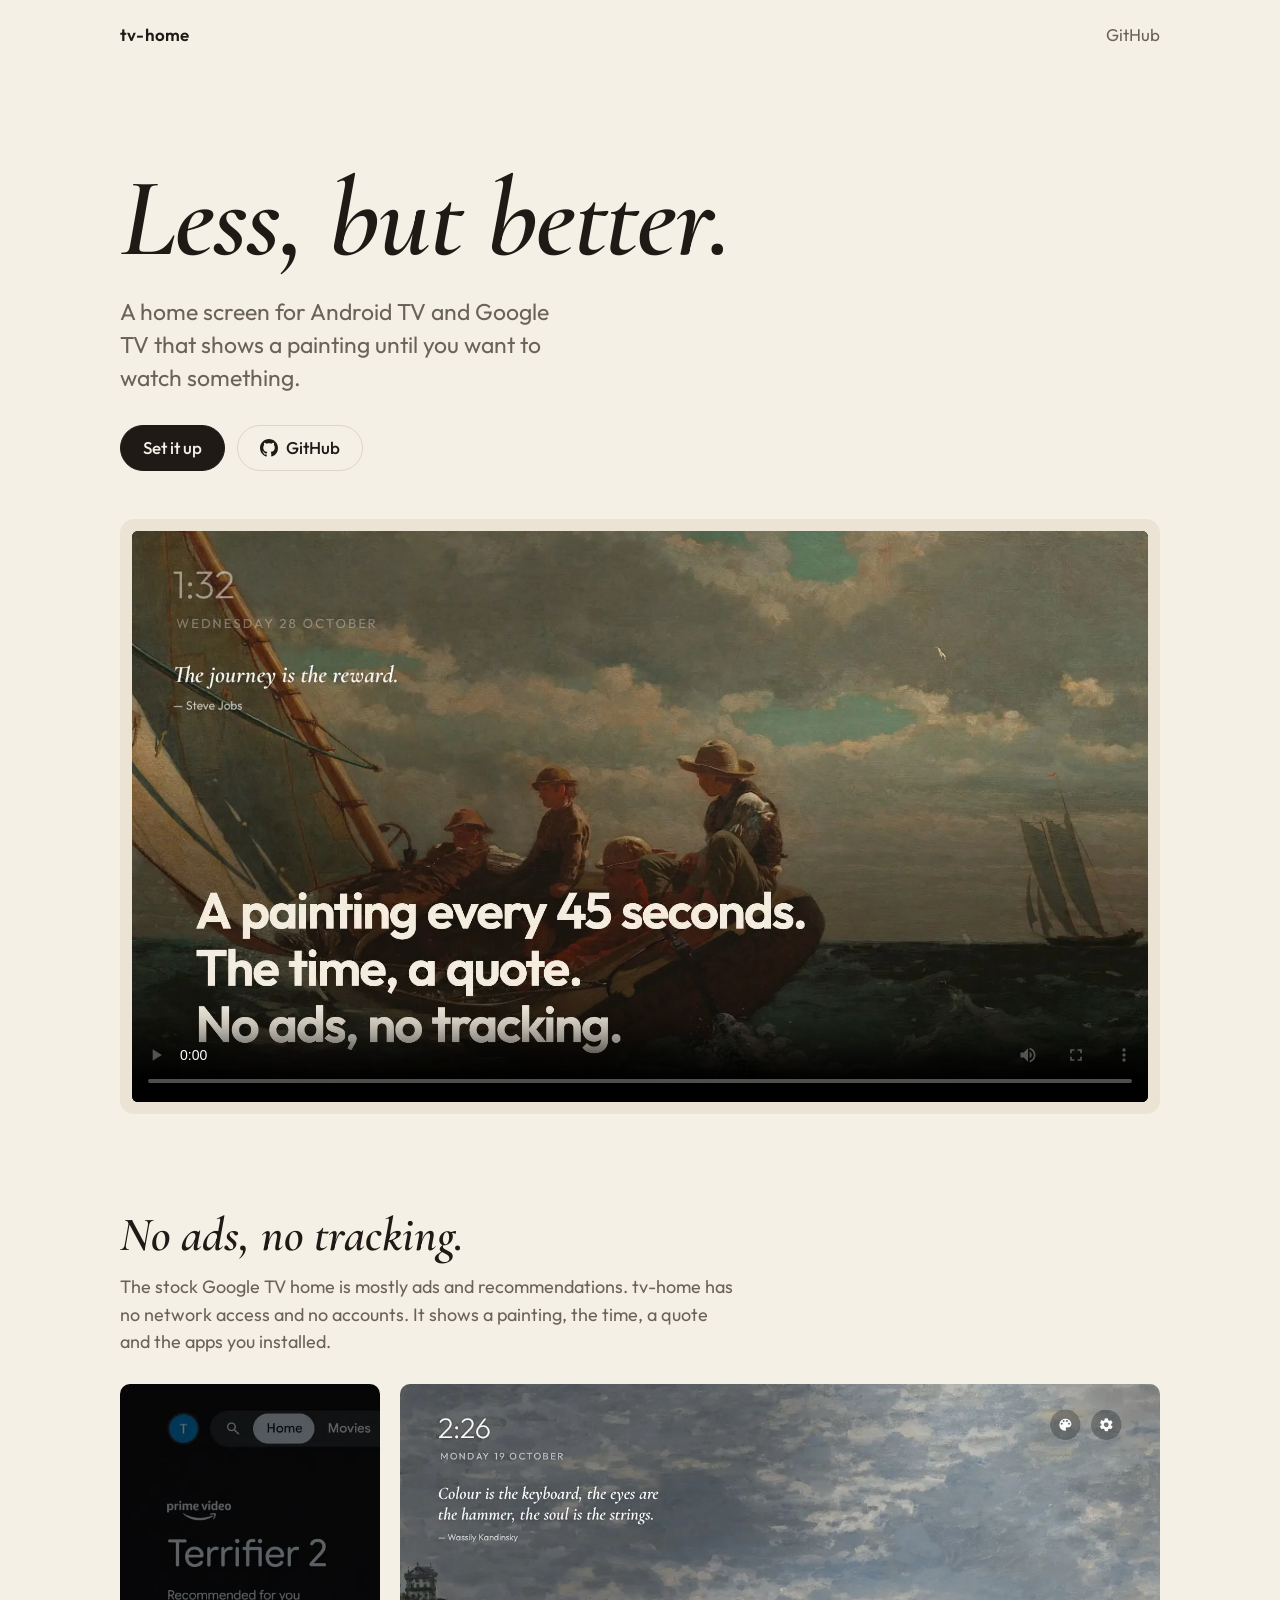
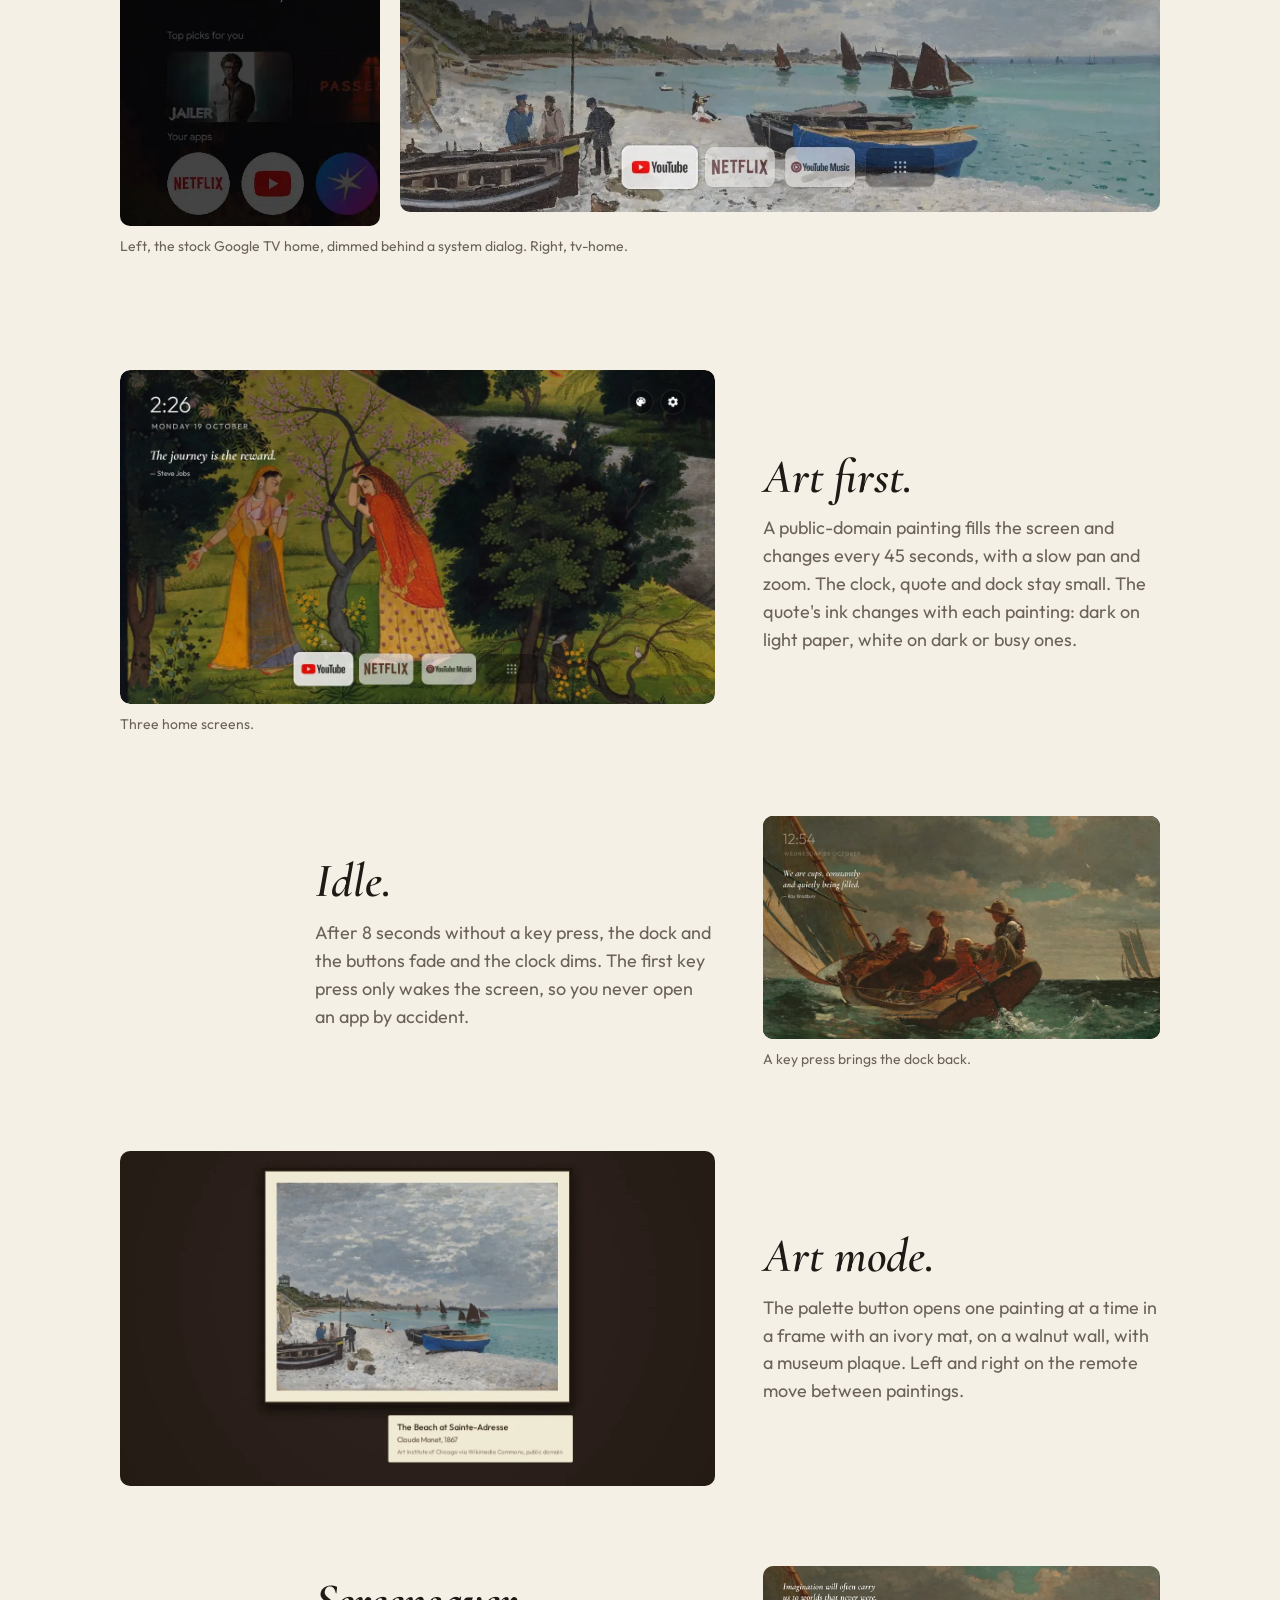
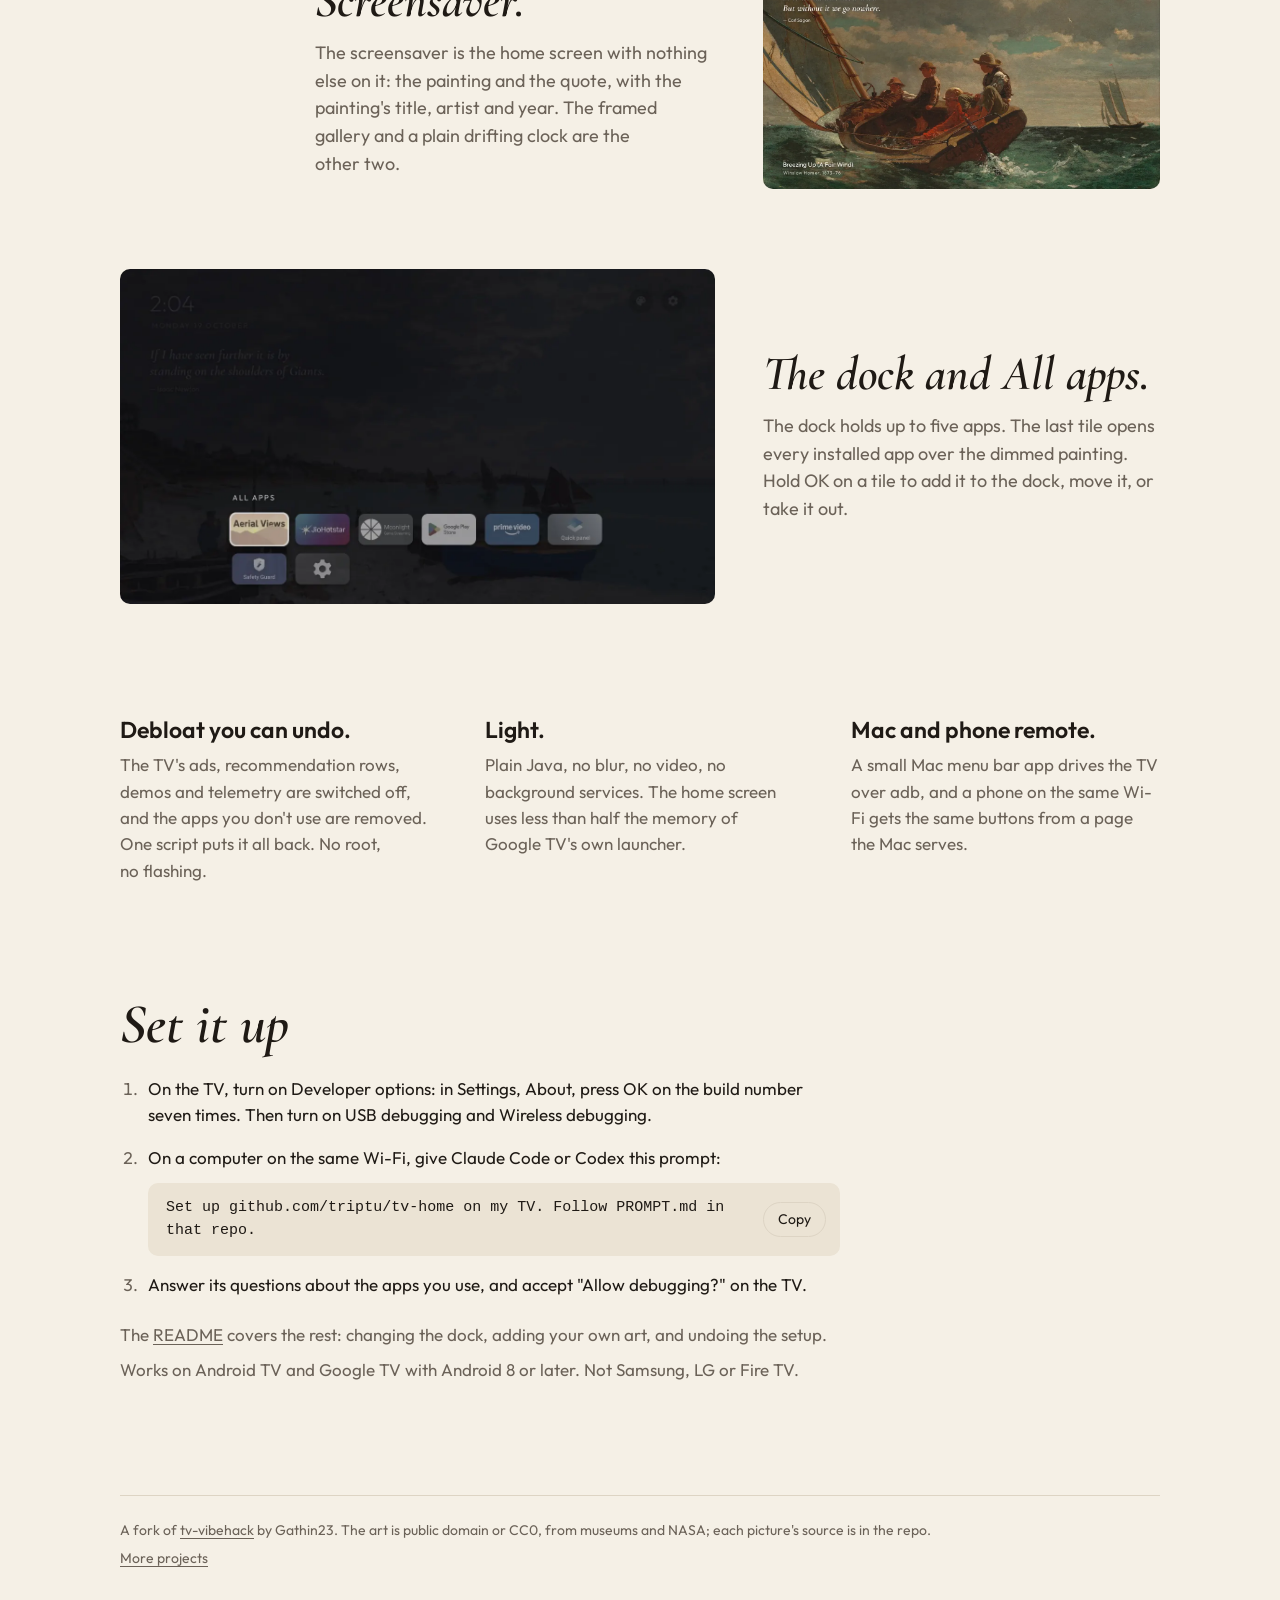
<file: site/index.html>
<!doctype html>
<html lang="en">
<head>
<meta charset="utf-8">
<meta name="viewport" content="width=device-width, initial-scale=1">
<title>tv-home. Less, but better.</title>
<meta name="description" content="An open-source home screen for Android TV and Google TV. It shows a painting, a clock and a quote until you want to watch something. No ads, no tracking.">
<meta name="color-scheme" content="light dark">
<meta name="theme-color" content="#f5f0e6" media="(prefers-color-scheme: light)">
<meta name="theme-color" content="#16120e" media="(prefers-color-scheme: dark)">
<meta property="og:title" content="tv-home. Less, but better.">
<meta property="og:description" content="A home screen for Android TV and Google TV that shows a painting until you want to watch something.">
<meta property="og:image" content="https://tv.tushar.ai/img/og.jpg">
<meta property="og:url" content="https://tv.tushar.ai/">
<meta name="twitter:card" content="summary_large_image">
<link rel="icon" href="favicon.svg" type="image/svg+xml">
<link rel="preload" href="fonts/cormorant-italic.woff2" as="font" type="font/woff2" crossorigin>
<link rel="preload" href="fonts/outfit.woff2" as="font" type="font/woff2" crossorigin>
<link rel="stylesheet" href="style.css">
</head>
<body>
<header class="bar">
  <a class="mark" href="/">tv-home</a>
  <a class="bar-link" href="https://github.com/triptu/tv-home">GitHub</a>
</header>

<main>
  <section class="hero">
    <h1>Less, but better.</h1>
    <p class="sub">A home screen for Android TV and Google TV that shows a painting until you want to watch something.</p>
    <div class="actions">
      <a class="button primary" href="#setup">Set it up</a>
      <a class="button" href="https://github.com/triptu/tv-home">
        <svg viewBox="0 0 16 16" aria-hidden="true"><path fill="currentColor" d="M8 0C3.58 0 0 3.58 0 8c0 3.54 2.29 6.53 5.47 7.59.4.07.55-.17.55-.38 0-.19-.01-.82-.01-1.49-2.01.37-2.53-.49-2.69-.94-.09-.23-.48-.94-.82-1.13-.28-.15-.68-.52-.01-.53.63-.01 1.08.58 1.23.82.72 1.21 1.87.87 2.33.66.07-.52.28-.87.51-1.07-1.78-.2-3.64-.89-3.64-3.95 0-.87.31-1.59.82-2.15-.08-.2-.36-1.02.08-2.12 0 0 .67-.21 2.2.82.64-.18 1.32-.27 2-.27.68 0 1.36.09 2 .27 1.53-1.04 2.2-.82 2.2-.82.44 1.1.16 1.92.08 2.12.51.56.82 1.27.82 2.15 0 3.07-1.87 3.75-3.65 3.95.29.25.54.73.54 1.48 0 1.07-.01 1.93-.01 2.2 0 .21.15.46.55.38A8.013 8.013 0 0016 8c0-4.42-3.58-8-8-8z"/></svg>
        GitHub
      </a>
    </div>
  </section>

  <figure class="trailer" id="trailer">
    <div class="frame">
      <video controls playsinline preload="metadata" poster="img/trailer-poster.webp">
        <source src="trailer.mp4" type="video/mp4">
      </video>
    </div>
  </figure>

  <section class="why">
    <div class="why-text">
      <h2>No ads, no tracking.</h2>
      <p>The stock Google TV home is mostly ads and recommendations. tv-home has no network access and no accounts. It shows a painting, the time, a quote and the apps you installed.</p>
    </div>
    <figure class="pair">
      <div class="side">
        <img class="stock" src="img/stock-google-tv.webp" width="424" height="720" loading="lazy" alt="The stock Google TV home: a Prime Video ad for Terrifier 2, Top picks for you, and an app row, dimmed behind a system dialog">
        <img src="img/home-sainte-adresse.webp" width="1280" height="720" loading="lazy" alt="tv-home on Monet's The Beach at Sainte-Adresse: a small clock, a quote, and a dock of YouTube, Netflix and YouTube Music">
      </div>
      <figcaption>Left, the stock Google TV home, dimmed behind a system dialog. Right, tv-home.</figcaption>
    </figure>
  </section>

  <section class="rows" aria-label="What you get">
    <div class="row">
      <figure class="shot">
        <div class="stack" aria-label="Three home screens">
          <img src="img/home-radha.webp" width="1280" height="720" loading="lazy" alt="Home on a Pahari miniature of Radha, with white ink and a dock of YouTube, Netflix and YouTube Music">
          <img src="img/home-ninth-wave.webp" width="1280" height="720" loading="lazy" alt="Home on Aivazovsky's The Ninth Wave, with white ink">
          <img src="img/hero-less-but-better.webp" width="1280" height="720" loading="lazy" alt="Home on Shaikh Zain al-Din's Black-headed Oriole, with dark ink and the quote Less, but better">
        </div>
        <figcaption>Three home screens.</figcaption>
      </figure>
      <div class="text">
        <h2>Art first.</h2>
        <p>A public-domain painting fills the screen and changes every 45 seconds, with a slow pan and zoom. The clock, quote and dock stay small. The quote's ink changes with each painting: dark on light paper, white on dark or busy ones.</p>
      </div>
    </div>
    <div class="row">
      <figure class="shot">
        <video class="loop" muted loop playsinline autoplay preload="metadata" poster="img/wake-poster.webp" aria-label="Idle home on Winslow Homer's Breezing Up: a key press brings the dock and the buttons back, and they fade again" width="960" height="540">
          <source src="wake.mp4" type="video/mp4">
        </video>
        <figcaption>A key press brings the dock back.</figcaption>
      </figure>
      <div class="text">
        <h2>Idle.</h2>
        <p>After 8 seconds without a key press, the dock and the buttons fade and the clock dims. The first key press only wakes the screen, so you never open an app by accident.</p>
      </div>
    </div>
    <div class="row">
      <figure class="shot">
        <img src="img/art-mode-monet.webp" width="1280" height="720" loading="lazy" alt="Art mode: Monet's The Beach at Sainte-Adresse in a frame with an ivory mat on a walnut wall, with a plaque">
      </figure>
      <div class="text">
        <h2>Art mode.</h2>
        <p>The palette button opens one painting at a time in a frame with an ivory mat, on a walnut wall, with a museum plaque. Left and right on the remote move between paintings.</p>
      </div>
    </div>
    <div class="row">
      <figure class="shot">
        <img src="img/screensaver-breezing-up.webp" width="1280" height="720" loading="lazy" alt="Screensaver: Winslow Homer's Breezing Up, with a quote and the painting's title, artist and year">
      </figure>
      <div class="text">
        <h2>Screensaver.</h2>
        <p>The screensaver is the home screen with nothing else on it: the painting and the quote, with the painting's title, artist and year. The framed gallery and a plain drifting clock are the other two.</p>
      </div>
    </div>
    <div class="row">
      <figure class="shot">
        <img src="img/all-apps.webp" width="1280" height="720" loading="lazy" alt="All apps: a grid of installed apps over the dimmed painting">
      </figure>
      <div class="text">
        <h2>The dock and All apps.</h2>
        <p>The dock holds up to five apps. The last tile opens every installed app over the dimmed painting. Hold OK on a tile to add it to the dock, move it, or take it out.</p>
      </div>
    </div>
  </section>

  <section class="points">
    <div class="point">
      <h2>Debloat you can undo.</h2>
      <p>The TV's ads, recommendation rows, demos and telemetry are switched off, and the apps you don't use are removed. One script puts it all back. No root, no flashing.</p>
    </div>
    <div class="point">
      <h2>Light.</h2>
      <p>Plain Java, no blur, no video, no background services. The home screen uses less than half the memory of Google TV's own launcher.</p>
    </div>
    <div class="point">
      <h2>Mac and phone remote.</h2>
      <p>A small Mac menu bar app drives the TV over adb, and a phone on the same Wi-Fi gets the same buttons from a page the Mac serves.</p>
    </div>
  </section>

  <section class="setup" id="setup">
    <h2>Set it up</h2>
    <ol>
      <li>On the TV, turn on Developer options: in Settings, About, press OK on the build number seven times. Then turn on USB debugging and Wireless debugging.</li>
      <li>On a computer on the same Wi-Fi, give Claude Code or Codex this prompt:
        <div class="prompt">
          <code id="prompt">Set up github.com/triptu/tv-home on my TV. Follow PROMPT.md in that repo.</code>
          <button type="button" class="copy" data-copy="prompt">Copy</button>
        </div>
      </li>
      <li>Answer its questions about the apps you use, and accept "Allow debugging?" on the TV.</li>
    </ol>
    <p class="more">The <a href="https://github.com/triptu/tv-home#readme">README</a> covers the rest: changing the dock, adding your own art, and undoing the setup.</p>
    <p class="works">Works on Android TV and Google TV with Android 8 or later. Not Samsung, LG or Fire TV.</p>
  </section>
</main>

<footer>
  <p>A fork of <a href="https://github.com/Gathin23/tv-vibehack">tv-vibehack</a> by Gathin23. The art is public domain or CC0, from museums and NASA; each picture's source is in the repo.</p>
  <p><a href="https://sites.tushar.ai/projects/">More projects</a></p>
</footer>

<script>
  if (matchMedia('(prefers-reduced-motion: reduce)').matches) {
    document.querySelectorAll('video.loop').forEach(video => { video.removeAttribute('autoplay'); video.pause() })
  }
  document.querySelectorAll('[data-copy]').forEach(button => {
    button.addEventListener('click', async () => {
      await navigator.clipboard.writeText(document.getElementById(button.dataset.copy).textContent)
      button.textContent = 'Copied'
      setTimeout(() => { button.textContent = 'Copy' }, 1600)
    })
  })
</script>
</body>
</html>
</file>
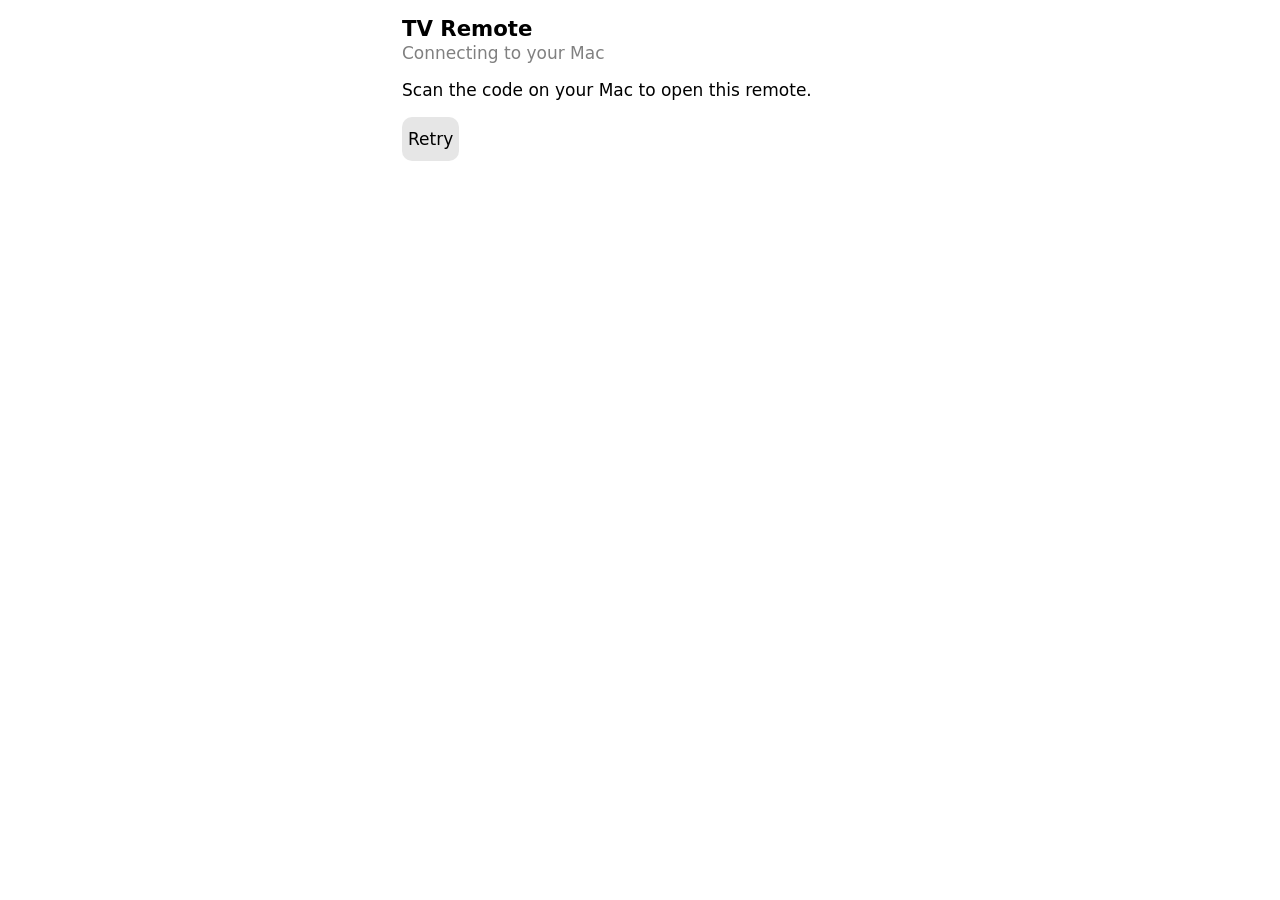
<file: remote/Sources/TVRemote/Resources/phone.html>
<!doctype html>
<html lang="en">
<head>
<meta charset="utf-8">
<meta name="viewport" content="width=device-width, initial-scale=1, viewport-fit=cover">
<meta name="referrer" content="no-referrer">
<meta name="color-scheme" content="light dark">
<title>TV Remote</title>
<style>
  :root { font: 17px -apple-system, system-ui, sans-serif; --gap: 8px; }
  body { margin: 0 auto; max-width: 28rem; padding: 16px 16px calc(16px + env(safe-area-inset-bottom)); }
  h1 { font-size: 1.25rem; margin: 0; }
  #status { color: GrayText; margin: 2px 0 12px; }
  #result { min-height: 1.4em; margin: 12px 0; color: GrayText; }
  #result.bad { color: #d33; }
  section { display: grid; grid-template-columns: repeat(3, 1fr); gap: var(--gap); margin-bottom: 12px; }
  section.apps { grid-template-columns: repeat(2, 1fr); }
  section.stream, section.url { grid-template-columns: 1fr; }
  section.pad > :nth-child(1), section.pad > :nth-child(5) { grid-column: 2; }
  section.pad > :nth-child(2) { grid-column: 1; }
  button, input { min-height: 44px; font: inherit; border-radius: 10px; }
  button { border: 0; background: color-mix(in srgb, CanvasText 10%, Canvas); color: CanvasText; }
  button:disabled { opacity: 0.35; }
  section.stream button { background: AccentColor; color: AccentColorText; }
  input { border: 1px solid color-mix(in srgb, CanvasText 25%, Canvas); padding: 0 12px; background: Canvas; color: CanvasText; }
  #offline { display: none; }
  body.offline main { display: none; }
  body.offline #offline { display: block; }
</style>
</head>
<body>
<h1 id="device">TV Remote</h1>
<div id="status">Connecting to your Mac</div>
<main>
  <div id="groups"></div>
  <div id="result" role="status"></div>
</main>
<div id="offline">
  <p id="offline-text">Open TV Remote on your Mac.</p>
  <button id="retry">Retry</button>
</div>
<script>
if (location.hash.length > 1) sessionStorage.setItem("token", location.hash.slice(1));
const token = sessionStorage.getItem("token") ?? "";
history.replaceState(null, "", "/");
const $ = (id) => document.getElementById(id);

function offline(text) {
  $("offline-text").textContent = text;
  document.body.classList.add("offline");
}

async function api(method, path, body) {
  let response;
  try {
    response = await fetch(path, {
      method,
      headers: { Authorization: "Bearer " + token, "Content-Type": "application/json" },
      body: body && JSON.stringify(body),
    });
  } catch {
    return offline("Open TV Remote on your Mac.");
  }
  if (response.status === 401) return offline("This link has expired. Scan the code on your Mac again.");
  if (!response.ok) return offline("The Mac refused the request (" + response.status + ").");
  document.body.classList.remove("offline");
  render(await response.json());
}

function render(state) {
  $("device").textContent = state.device;
  $("status").textContent = state.status;
  if (state.receipt) {
    $("result").textContent = state.receipt.message;
    $("result").className = ["failed", "unknown"].includes(state.receipt.kind) ? "bad" : "";
  }
  const typed = $("url")?.value ?? "";
  const groups = $("groups");
  groups.replaceChildren();
  const sections = {};
  for (const command of state.commands) {
    if (!sections[command.group]) {
      sections[command.group] = document.createElement("section");
      sections[command.group].className = command.group;
      groups.append(sections[command.group]);
    }
    const section = sections[command.group];
    if (command.group === "url") {
      const field = document.createElement("input");
      field.type = "url";
      field.placeholder = "Paste a web link";
      field.id = "url";
      field.value = typed;
      section.append(field);
    }
    const button = document.createElement("button");
    button.textContent = command.group === "url" ? "Send to TV" : command.label;
    button.disabled = Boolean(command.reason);
    button.title = command.reason || command.label;
    button.onclick = () => {
      const body = { id: command.id };
      if (command.group === "url") body.url = $("url").value;
      api("POST", "/api/command", body);
    };
    section.append(button);
  }
}

$("retry").onclick = () => api("POST", "/api/refresh");
if (token) {
  api("GET", "/api/state").then(() => api("POST", "/api/refresh"));
} else {
  offline("Scan the code on your Mac to open this remote.");
}
</script>
</body>
</html>
</file>
<file: site/style.css>
/* tv-home's site: the launcher's own type (Outfit, and Cormorant italic for the quote) on its colours,
   the ivory mat and walnut wall of Art mode. */
@font-face {
  font-family: Outfit;
  src: url(fonts/outfit.woff2) format('woff2');
  font-weight: 100 900;
  font-display: swap;
}
@font-face {
  font-family: Cormorant;
  src: url(fonts/cormorant-italic.woff2) format('woff2');
  font-weight: 300 700;
  font-style: italic;
  font-display: swap;
}

:root {
  --paper: #f5f0e6;
  --ink: #1f1a15;
  --muted: #6b6258;
  --line: #ddd4c4;
  --card: #ebe3d4;
  --button-ink: #f5f0e6;
  color-scheme: light dark;
}
@media (prefers-color-scheme: dark) {
  :root {
    --paper: #16120e;
    --ink: #efe7d8;
    --muted: #a59a8a;
    --line: #342b22;
    --card: #221b15;
    --button-ink: #16120e;
  }
}

* { box-sizing: border-box; }
html { -webkit-text-size-adjust: 100%; }
body {
  margin: 0;
  background: var(--paper);
  color: var(--ink);
  font: 400 17px/1.55 Outfit, system-ui, sans-serif;
  -webkit-font-smoothing: antialiased;
}
a { color: inherit; text-underline-offset: 3px; text-decoration-thickness: 1px; }

.bar, main, footer { width: min(1040px, 100% - 40px); margin-inline: auto; }

.bar { display: flex; justify-content: space-between; align-items: center; padding: 22px 0; }
.mark { font-weight: 600; letter-spacing: 0.01em; text-decoration: none; }
.bar-link { color: var(--muted); text-decoration: none; }
.bar-link:hover { color: var(--ink); }

.hero { padding: clamp(40px, 9vw, 96px) 0 clamp(28px, 5vw, 48px); max-width: 760px; }
h1 {
  font: italic 600 clamp(56px, 11vw, 112px)/0.95 Cormorant, Georgia, serif;
  letter-spacing: -0.01em;
  margin: 0 0 22px;
}
.sub { font-size: clamp(19px, 2.4vw, 23px); line-height: 1.45; color: var(--muted); margin: 0 0 30px; max-width: 34ch; text-wrap: pretty; }
.actions { display: flex; gap: 12px; flex-wrap: wrap; }
.button {
  display: inline-flex; align-items: center; gap: 8px;
  min-height: 46px; padding: 0 22px; border-radius: 999px;
  border: 1px solid var(--line); text-decoration: none; font-weight: 500;
  transition: border-color 0.15s, background 0.15s;
}
.button:hover { border-color: var(--ink); }
.button svg { width: 18px; height: 18px; }
.button.primary { background: var(--ink); color: var(--button-ink); border-color: var(--ink); }
.button.primary:hover { opacity: 0.88; }

/* The trailer, matted like Art mode's frames. */
.trailer { margin: 0 0 clamp(56px, 9vw, 96px); scroll-margin-top: 16px; }
.frame { padding: clamp(6px, 1.2vw, 12px); background: var(--card); border-radius: 14px; }
.frame video { display: block; width: 100%; aspect-ratio: 16 / 9; border-radius: 6px; background: #000; }
figcaption { color: var(--muted); font-size: 15px; margin-top: 12px; }

/* Screenshots sit in the same mat as the trailer. */
.shot { margin: 0; }
.shot img, .shot video, .stack { display: block; width: 100%; height: auto; border-radius: 10px; }
.shot video { aspect-ratio: 16 / 9; background: #000; }
.shot figcaption { margin-top: 10px; font-size: 14px; }

/* The why: the stock home beside tv-home, at one height. */
.why { margin-bottom: clamp(64px, 10vw, 112px); }
.why-text { max-width: 620px; margin-bottom: 28px; }
.why h2, .row h2 { font: italic 600 clamp(36px, 5vw, 48px)/1.05 Cormorant, Georgia, serif; margin: 0 0 12px; }
.why p, .row p { margin: 0; color: var(--muted); font-size: 18px; text-wrap: pretty; }
.pair { margin: 0; }
.side { display: flex; gap: 20px; align-items: flex-start; }
.side img { display: block; width: 100%; height: auto; border-radius: 10px; min-width: 0; }
.side .stock { flex: 0 0 25%; width: 25%; }
.pair figcaption { margin-top: 10px; font-size: 14px; text-wrap: pretty; }

/* Each thing you get beside its screenshot, sides alternating. */
.rows { display: grid; gap: clamp(48px, 7vw, 80px); margin-bottom: clamp(64px, 10vw, 112px); }
.row { display: grid; grid-template-columns: 3fr 2fr; gap: clamp(24px, 4vw, 48px); align-items: center; }
.row:nth-child(even) .shot { order: 2; }
.row .text { max-width: 400px; }
.row:nth-child(even) .text { justify-self: end; }

/* Three home screens, one after another. 12 seconds round. */
.stack { position: relative; aspect-ratio: 16 / 9; overflow: hidden; }
.stack img { position: absolute; inset: 0; }
.stack img + img { opacity: 0; animation: 12s linear infinite; }
.stack img:nth-child(2) { animation-name: second; }
.stack img:nth-child(3) { animation-name: third; }
@keyframes second { 0%, 33% { opacity: 0; } 42%, 75% { opacity: 1; } 75.1%, 100% { opacity: 0; } }
@keyframes third { 0%, 66% { opacity: 0; } 75%, 92% { opacity: 1; } 100% { opacity: 0; } }


.points {
  display: grid; gap: 36px 56px;
  grid-template-columns: repeat(auto-fit, minmax(280px, 1fr));
  margin-bottom: clamp(64px, 10vw, 112px);
}
.point h2 { font-size: 23px; font-weight: 600; line-height: 1.25; margin: 0 0 8px; }
.point p { margin: 0; color: var(--muted); text-wrap: pretty; }

.setup { max-width: 720px; margin-bottom: clamp(64px, 10vw, 112px); scroll-margin-top: 16px; }
.setup h2 { font: italic 600 clamp(40px, 6vw, 56px)/1 Cormorant, Georgia, serif; margin: 0 0 24px; }
.setup ol { padding-left: 1.3em; margin: 0 0 24px; }
.setup li { padding-left: 6px; margin-bottom: 16px; }
.setup li::marker { color: var(--muted); }
.prompt {
  display: flex; align-items: center; gap: 12px;
  margin-top: 12px; padding: 14px 14px 14px 18px;
  background: var(--card); border-radius: 10px;
}
.prompt code { flex: 1; font: 15px/1.5 ui-monospace, 'SF Mono', Menlo, monospace; }
.copy {
  flex: none; font: inherit; font-size: 14px; color: var(--ink); cursor: pointer;
  background: none; border: 1px solid var(--line); border-radius: 999px; padding: 6px 14px;
}
.copy:hover { border-color: var(--ink); }
.more, .works { color: var(--muted); margin: 0 0 8px; }

footer { border-top: 1px solid var(--line); padding: 24px 0 40px; color: var(--muted); font-size: 14px; }
footer p { margin: 0 0 6px; }

@media (max-width: 760px) {
  .row { grid-template-columns: 1fr; gap: 20px; }
  .row:nth-child(even) .shot { order: 0; }
  .row:nth-child(even) .text { justify-self: start; }
  .row .text { max-width: none; }
  .side { gap: 12px; }
  .side .stock { flex-basis: 30%; width: 30%; }
}
@media (max-width: 640px) {
  .prompt { flex-direction: column; align-items: stretch; }
  .copy { align-self: flex-start; }
}
@media (prefers-reduced-motion: reduce) {
  * { transition: none !important; animation: none !important; }
  .stack img + img { display: none; }
}
</file>
